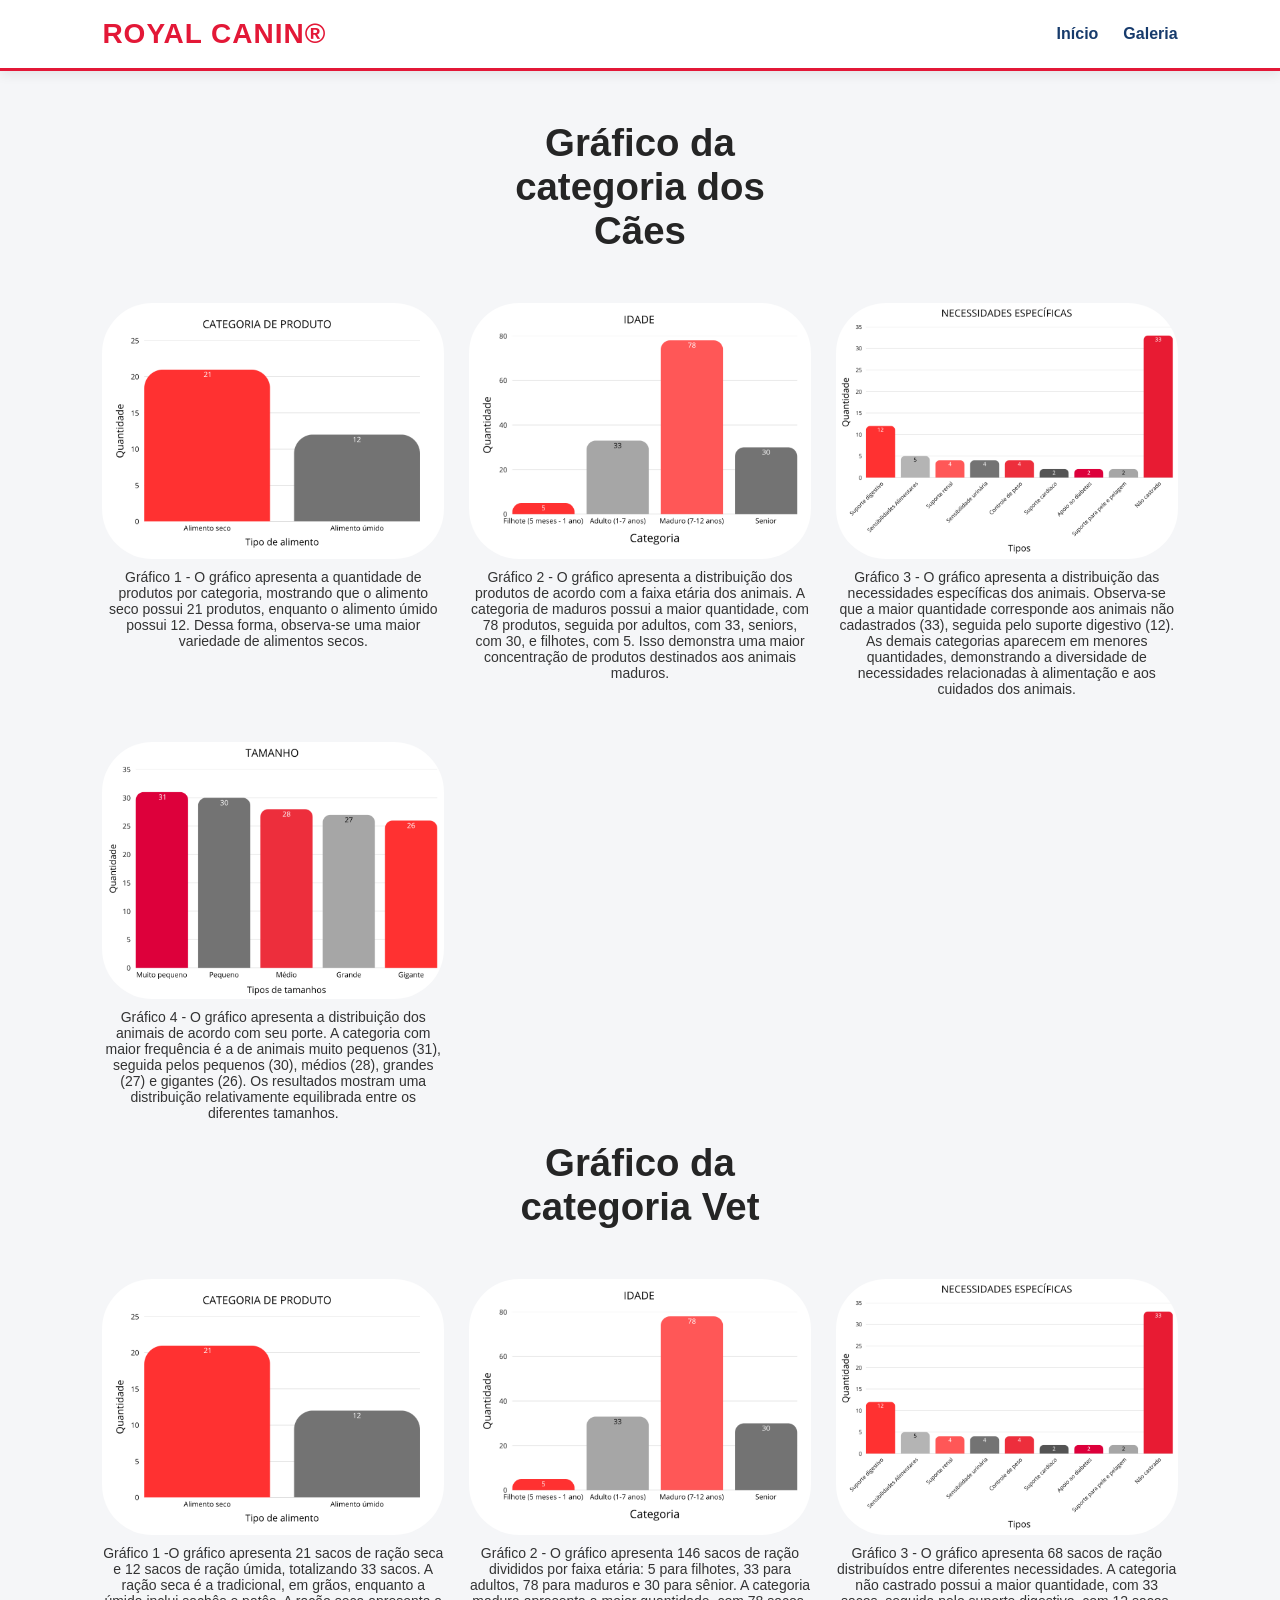
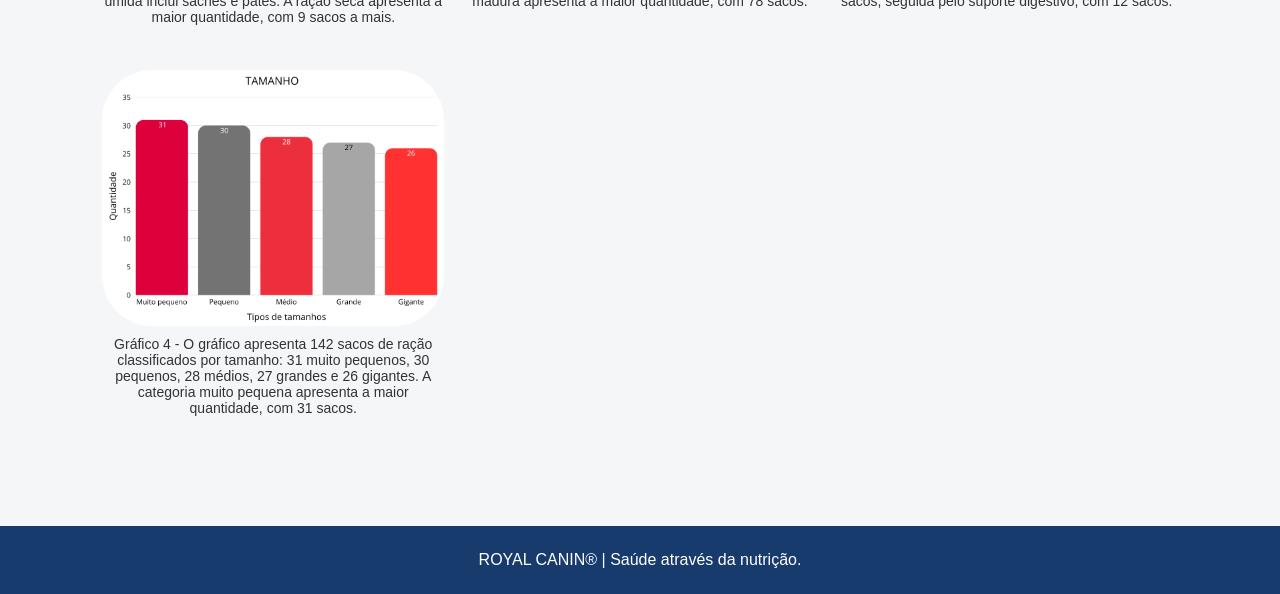
<file: graficocaes.html>
<!doctype html>
<html lang="pt-br">
  <head>
    <meta charset="UTF-8" />
    <meta name="viewport" content="width=device-width, initial-scale=1.0" />
    <title>Royal Canin | Galeria</title>
    <link rel="stylesheet" href="style.css" />
  </head>

  <body>
    <header>
      <h1>ROYAL CANIN®</h1>

      <nav>
        <a href="index.html">Início</a>
        <a href="#galeria">Galeria</a>
      </nav>
    </header>

    <main id="galeria">
      <div class="galeria">
        <div class="titulo_caes"></div>
        <h2>Gráfico da categoria dos Cães</h2>
        <br /><br />

        <div class="imagem caes">
          <img src="Imagens/1.png" alt="cao1" />
          <p>Gráfico 1 - O gráfico apresenta a quantidade de produtos por categoria, mostrando que o alimento seco possui 21 produtos, enquanto o alimento úmido possui 12. Dessa forma, observa-se uma maior variedade de alimentos secos.</p>
        </div>

        <div class="imagem caes">
          <img src="Imagens/2.png" alt="cao2" />
          <p>Gráfico 2 - O gráfico apresenta a distribuição dos produtos de acordo com a faixa etária dos animais. A categoria de maduros possui a maior quantidade, com 78 produtos, seguida por adultos, com 33, seniors, com 30, e filhotes, com 5. Isso demonstra uma maior concentração de produtos destinados aos animais maduros.</p>
        </div>

        <div class="imagem caes">
          <img src="Imagens/3.png" alt="cao3" />
          <p>Gráfico 3 - O gráfico apresenta a distribuição das necessidades específicas dos animais. Observa-se que a maior quantidade corresponde aos animais não cadastrados (33), seguida pelo suporte digestivo (12). As demais categorias aparecem em menores quantidades, demonstrando a diversidade de necessidades relacionadas à alimentação e aos cuidados dos animais.</p>
        </div>

        <div class="imagem caes">
          <img src="Imagens/4.png" alt="cao4" />
          <p>Gráfico 4 - O gráfico apresenta a distribuição dos animais de acordo com seu porte. A categoria com maior frequência é a de animais muito pequenos (31), seguida pelos pequenos (30), médios (28), grandes (27) e gigantes (26). Os resultados mostram uma distribuição relativamente equilibrada entre os diferentes tamanhos.</p>
        </div>
      </div>

      <div class="galeria">
        <div class="titulo_caes"></div>
        <h2>Gráfico da categoria Vet</h2>
        <br /><br />

        <div class="imagem caes">
          <img src="Imagens/grafico1vet.png" alt="Gráfico veterinário 1" />
          <p>Gráfico 1 -O gráfico apresenta 21 sacos de ração seca e 12 sacos de ração úmida, totalizando 33 sacos. A ração seca é a tradicional, em grãos, enquanto a úmida inclui sachês e patês. A ração seca apresenta a maior quantidade, com 9 sacos a mais.</p>
        </div>

        <div class="imagem caes">
          <img src="Imagens/grafico2 vet.png" alt="Gráfico veterinário 2" />
          <p>Gráfico 2 - O gráfico apresenta 146 sacos de ração divididos por faixa etária: 5 para filhotes, 33 para adultos, 78 para maduros e 30 para sênior. A categoria madura apresenta a maior quantidade, com 78 sacos.</p>
        </div>

        <div class="imagem caes">
          <img src="Imagens/grafico3vet.png" alt="Gráfico veterinário 3" />
          <p>Gráfico 3 - O gráfico apresenta 68 sacos de ração distribuídos entre diferentes necessidades. A categoria não castrado possui a maior quantidade, com 33 sacos, seguida pelo suporte digestivo, com 12 sacos.</p>
        </div>

        <div class="imagem caes">
          <img src="Imagens/grafico4vet.png" alt="Gráfico veterinário 4" />
          <p>Gráfico 4 - O gráfico apresenta 142 sacos de ração classificados por tamanho: 31 muito pequenos, 30 pequenos, 28 médios, 27 grandes e 26 gigantes. A categoria muito pequena apresenta a maior quantidade, com 31 sacos.</p>
        </div>
      </div>
    </main>

    <footer>
      <p>ROYAL CANIN® | Saúde através da nutrição.</p>
    </footer>
  </body>
</html>
</file>
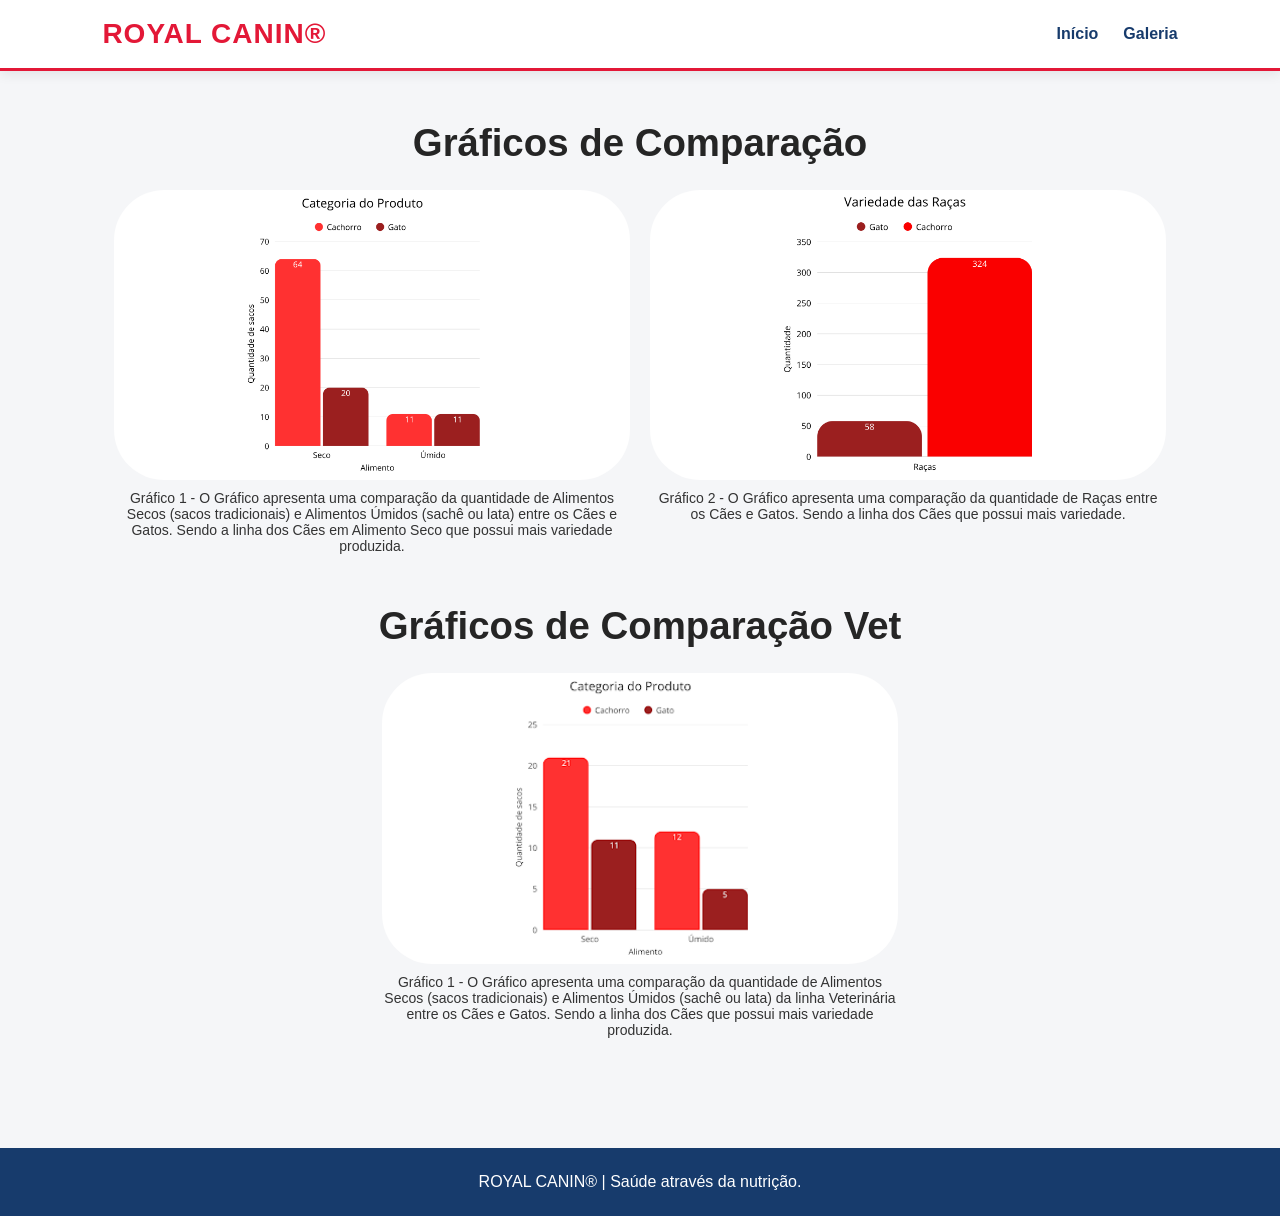
<file: graficocomparacao.html>
<!doctype html>
<html lang="pt-br">

<head>
  <meta charset="UTF-8" />
  <meta name="viewport" content="width=device-width, initial-scale=1.0" />
  <title>Royal Canin | Galeria</title>
  <link rel="stylesheet" href="style.css" />
</head>

<body>
  <header>
    <h1>ROYAL CANIN®</h1>

    <nav>
      <a href="index.html">Início</a>
      <a href="#galeria">Galeria</a>
    </nav>
  </header>

  <main id="galeria" class="comparacao">

    <h2>Gráficos de Comparação</h2>

    <div class="galeria">

      <div class="imagem caes">
        <img src="Imagens/graficocomparacao.png" alt="comparacao1" />
        <p>Gráfico 1 -  O Gráfico apresenta uma comparação da quantidade de Alimentos Secos (sacos tradicionais) e Alimentos Úmidos (sachê ou lata) entre os Cães e Gatos. Sendo a linha dos Cães em Alimento Seco que possui mais variedade produzida.</p>
      </div>

      <div class="imagem caes">
        <img src="Imagens/graficocomparacao2.png" alt="comparacao2" />
        <p>Gráfico 2 -  O Gráfico apresenta uma comparação da quantidade de Raças entre os Cães e Gatos. Sendo a linha dos Cães que possui mais variedade.</p>
      </div>

    </div>

    <h2>Gráficos de Comparação Vet</h2>

    <div class="galeria">

      <div class="imagem caes">
        <img src="Imagens/compacaovet.png" alt="Comparacaovet" />
        <p>Gráfico 1 -  O Gráfico apresenta uma comparação da quantidade de Alimentos Secos (sacos tradicionais) e Alimentos Úmidos (sachê ou lata) da linha Veterinária entre os Cães e Gatos. Sendo a linha dos Cães que possui mais variedade produzida. </p>
      </div>

    </div>

  </main>

  <footer>
    <p>ROYAL CANIN® | Saúde através da nutrição.</p>
  </footer>
</body>

</html>
</file>
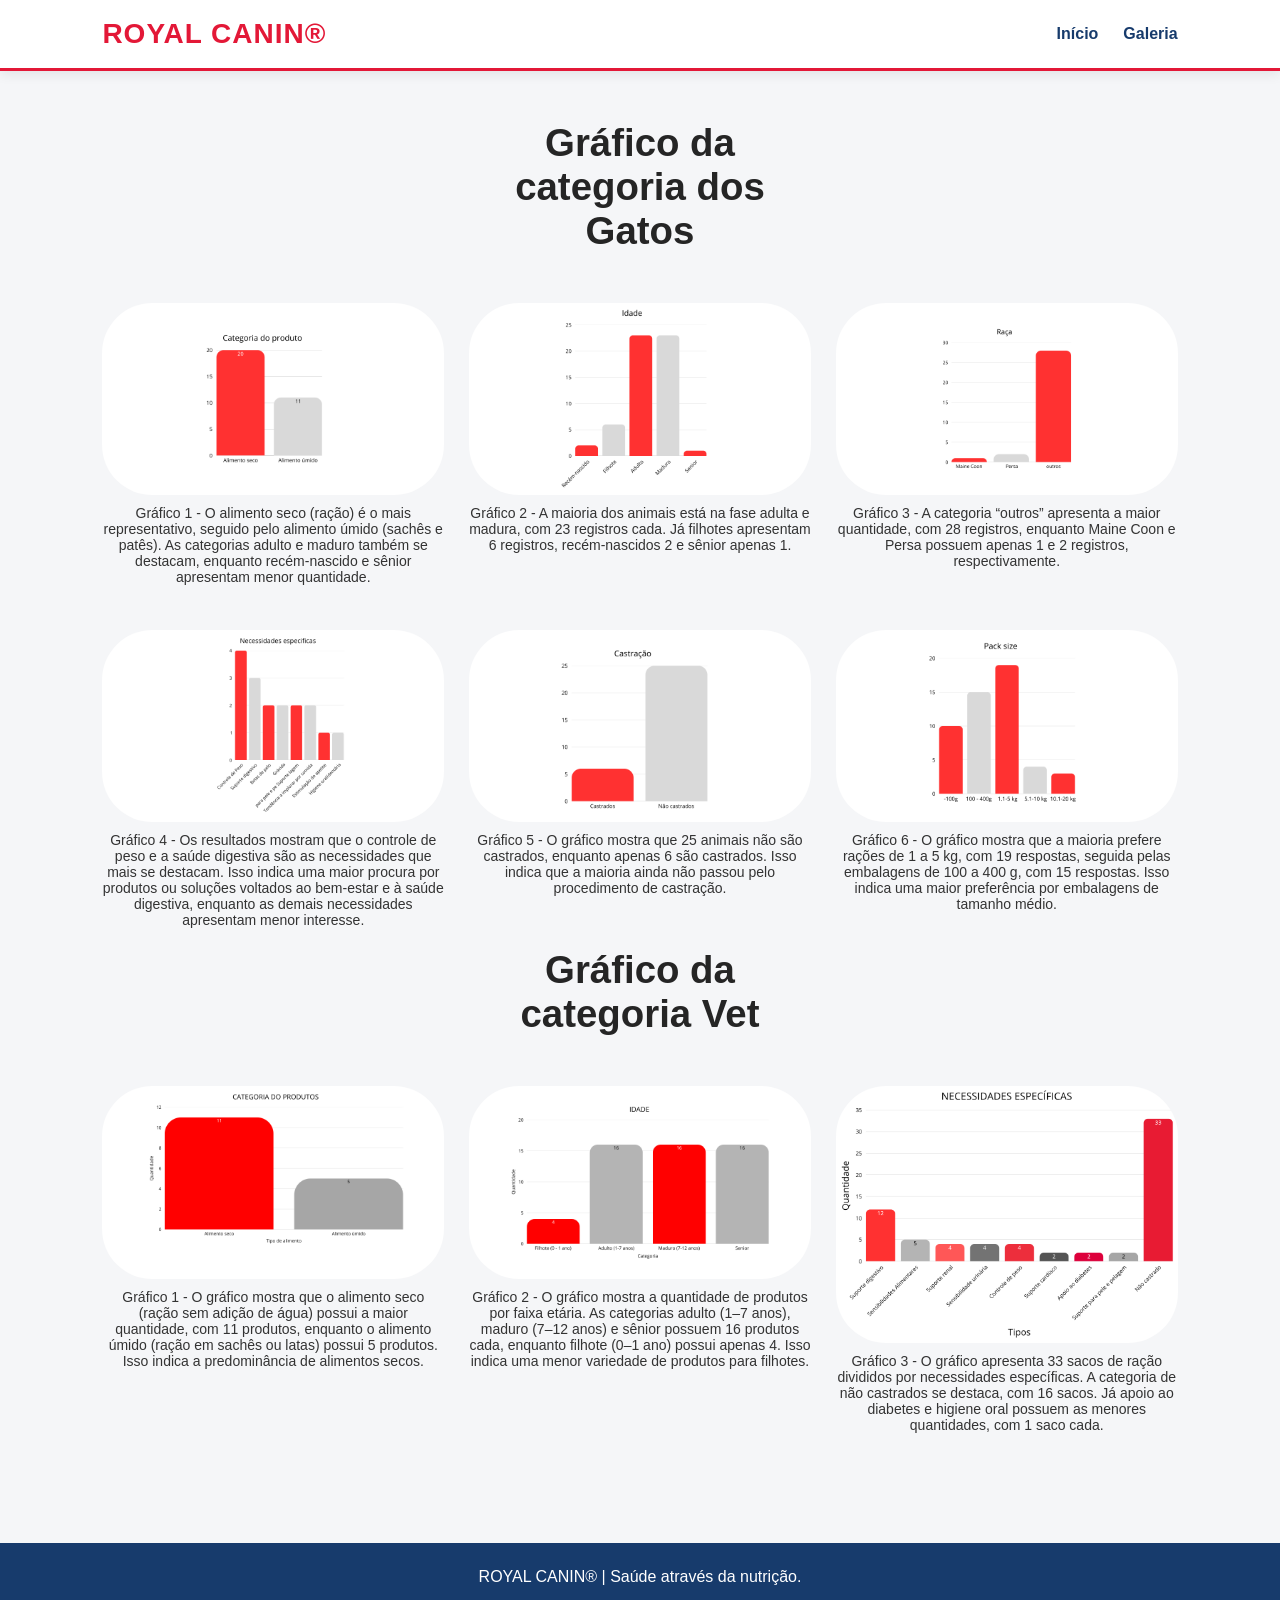
<file: graficogatos.html>
<!doctype html>
<html lang="pt-br">
  <head>
    <meta charset="UTF-8" />
    <meta name="viewport" content="width=device-width, initial-scale=1.0" />
    <title>Royal Canin | Galeria</title>
    <link rel="stylesheet" href="style.css" />
  </head>

  <body>
    <header>
      <h1>ROYAL CANIN®</h1>

      <nav>
        <a href="index.html">Início</a>
        <a href="#galeria">Galeria</a>
      </nav>
    </header>

    <main id="galeria">
      <div class="galeria">
        <div class="titulo_caes"></div>
        <h2>Gráfico da categoria dos Gatos</h2>
        <br /><br />

        <div class="imagem caes">
          <img src="Imagens/gato1.png" alt="gato1" />
          <p>Gráfico 1 -  O alimento seco (ração) é o mais representativo, seguido pelo alimento úmido (sachês e patês). As categorias adulto e maduro também se destacam, enquanto recém-nascido e sênior apresentam menor quantidade.</p>
        </div>

        <div class="imagem caes">
          <img src="Imagens/gato2.png" alt="gato2" />
          <p>Gráfico 2 - A maioria dos animais está na fase adulta e madura, com 23 registros cada. Já filhotes apresentam 6 registros, recém-nascidos 2 e sênior apenas 1.</p>
        </div>

        <div class="imagem caes">
          <img src="Imagens/gato3.png" alt="gato3" />
          <p>Gráfico 3 - A categoria “outros” apresenta a maior quantidade, com 28 registros, enquanto Maine Coon e Persa possuem apenas 1 e 2 registros, respectivamente.</p>
        </div>

        <div class="imagem caes">
          <img src="Imagens/gato4.png" alt="gato4" />
          <p>Gráfico 4 - Os resultados mostram que o controle de peso e a saúde digestiva são as necessidades que mais se destacam. Isso indica uma maior procura por produtos ou soluções voltados ao bem-estar e à saúde digestiva, enquanto as demais necessidades apresentam menor interesse.</p>
        </div>

        <div class="imagem caes">
          <img src="Imagens/gato5.png" alt="gato4" />
          <p>Gráfico 5 - O gráfico mostra que 25 animais não são castrados, enquanto apenas 6 são castrados. Isso indica que a maioria ainda não passou pelo procedimento de castração.</p>
        </div>

        <div class="imagem caes">
          <img src="Imagens/gato6.png" alt="gato4" />
          <p>Gráfico 6 -  O gráfico mostra que a maioria prefere rações de 1 a 5 kg, com 19 respostas, seguida pelas embalagens de 100 a 400 g, com 15 respostas. Isso indica uma maior preferência por embalagens de tamanho médio.</p>
        </div>
      </div>

      <div class="galeria">
        <div class="titulo_caes"></div>
        <h2>Gráfico da categoria Vet</h2>
        <br /><br />

        <div class="imagem caes">
          <img src="Imagens/gatovet1.png" alt="Gráfico veterinário gato 1" />
          <p>Gráfico 1 -  O gráfico mostra que o alimento seco (ração sem adição de água) possui a maior quantidade, com 11 produtos, enquanto o alimento úmido (ração em sachês ou latas) possui 5 produtos. Isso indica a predominância de alimentos secos. </p>
        </div>

        <div class="imagem caes">
          <img src="Imagens/gatovet2.png" alt="Gráfico veterinário gato2" />
          <p>Gráfico 2 - O gráfico mostra a quantidade de produtos por faixa etária. As categorias adulto (1–7 anos), maduro (7–12 anos) e sênior possuem 16 produtos cada, enquanto filhote (0–1 ano) possui apenas 4. Isso indica uma menor variedade de produtos para filhotes. </p>
        </div>

        <div class="imagem caes">
          <img src="Imagens/grafico3vet.png" alt="Gráfico veterinário gato3" />
          <p>Gráfico 3 - O gráfico apresenta 33 sacos de ração divididos por necessidades específicas.
A categoria de não castrados se destaca, com 16 sacos.
Já apoio ao diabetes e higiene oral possuem as menores quantidades, com 1 saco cada. </p>
        </div>
      </div>
    </main>

    <footer>
      <p>ROYAL CANIN® | Saúde através da nutrição.</p>
    </footer>
  </body>
</html>
</file>
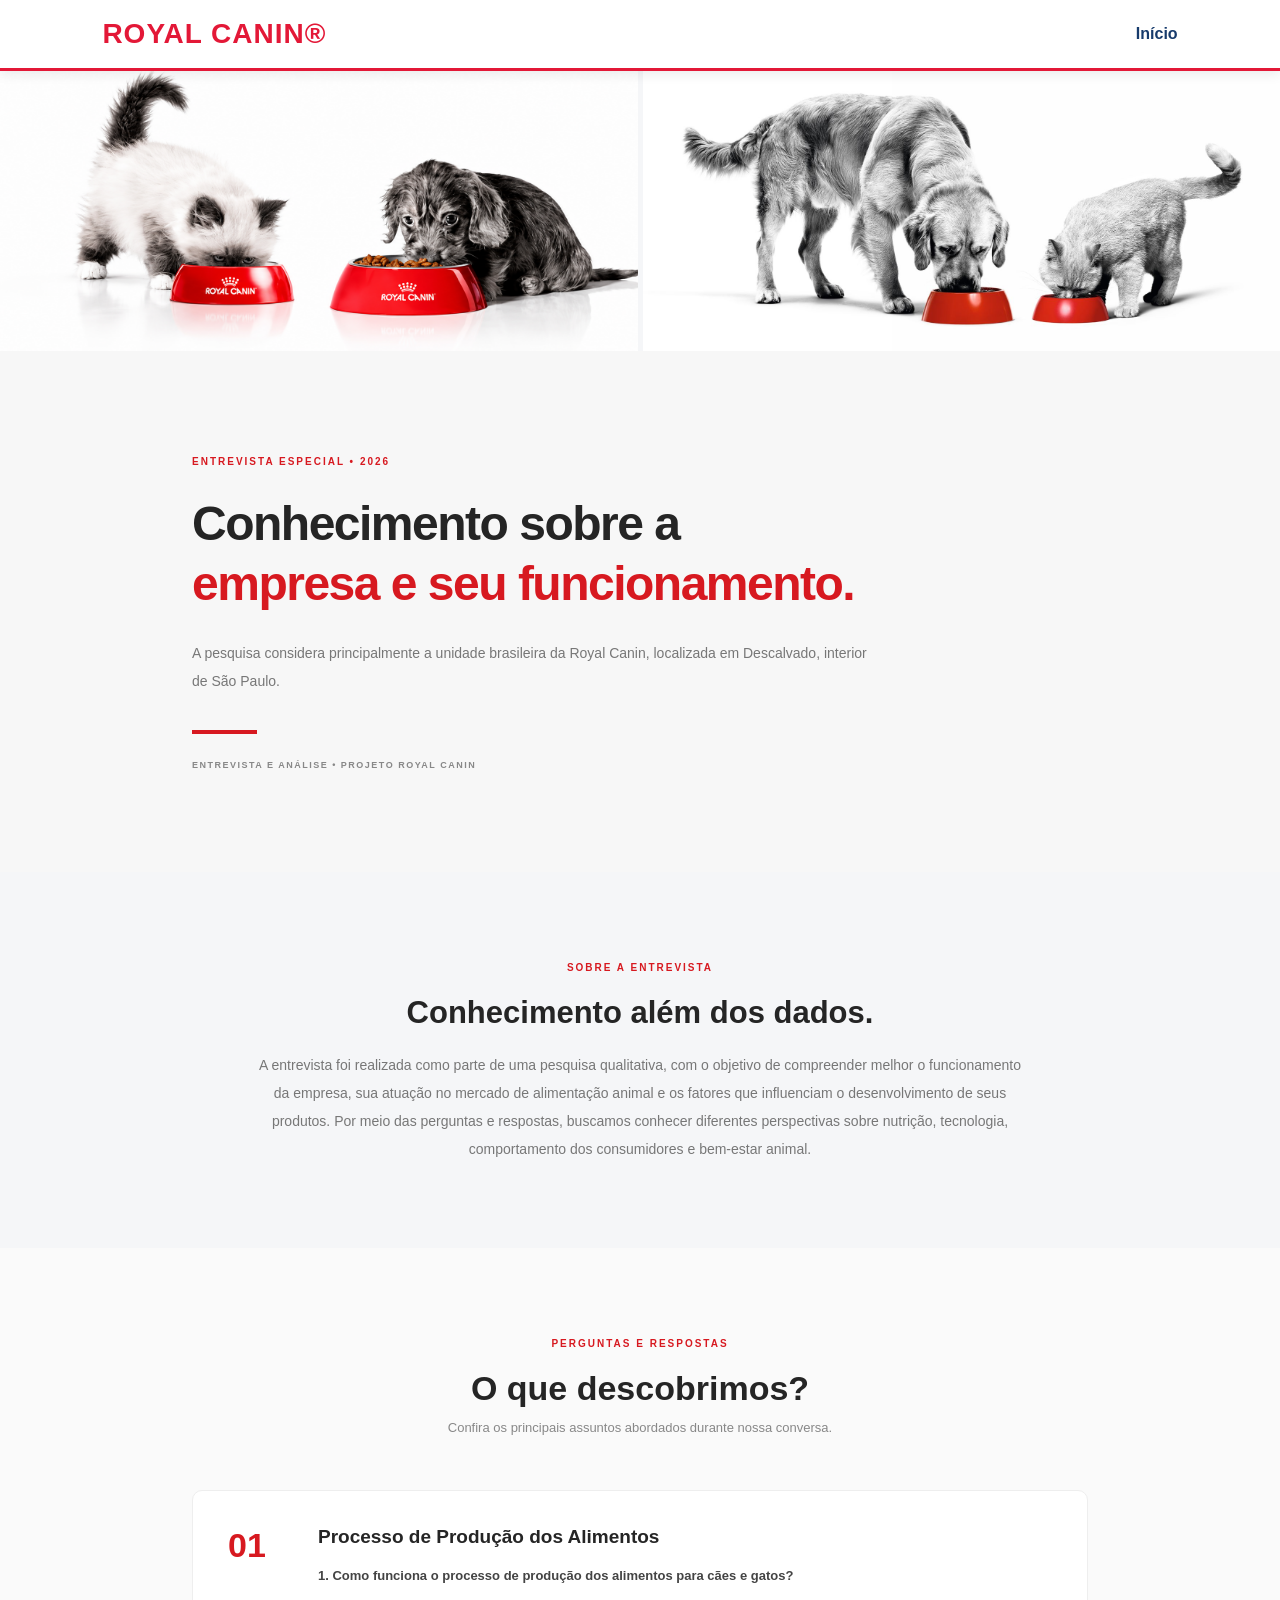
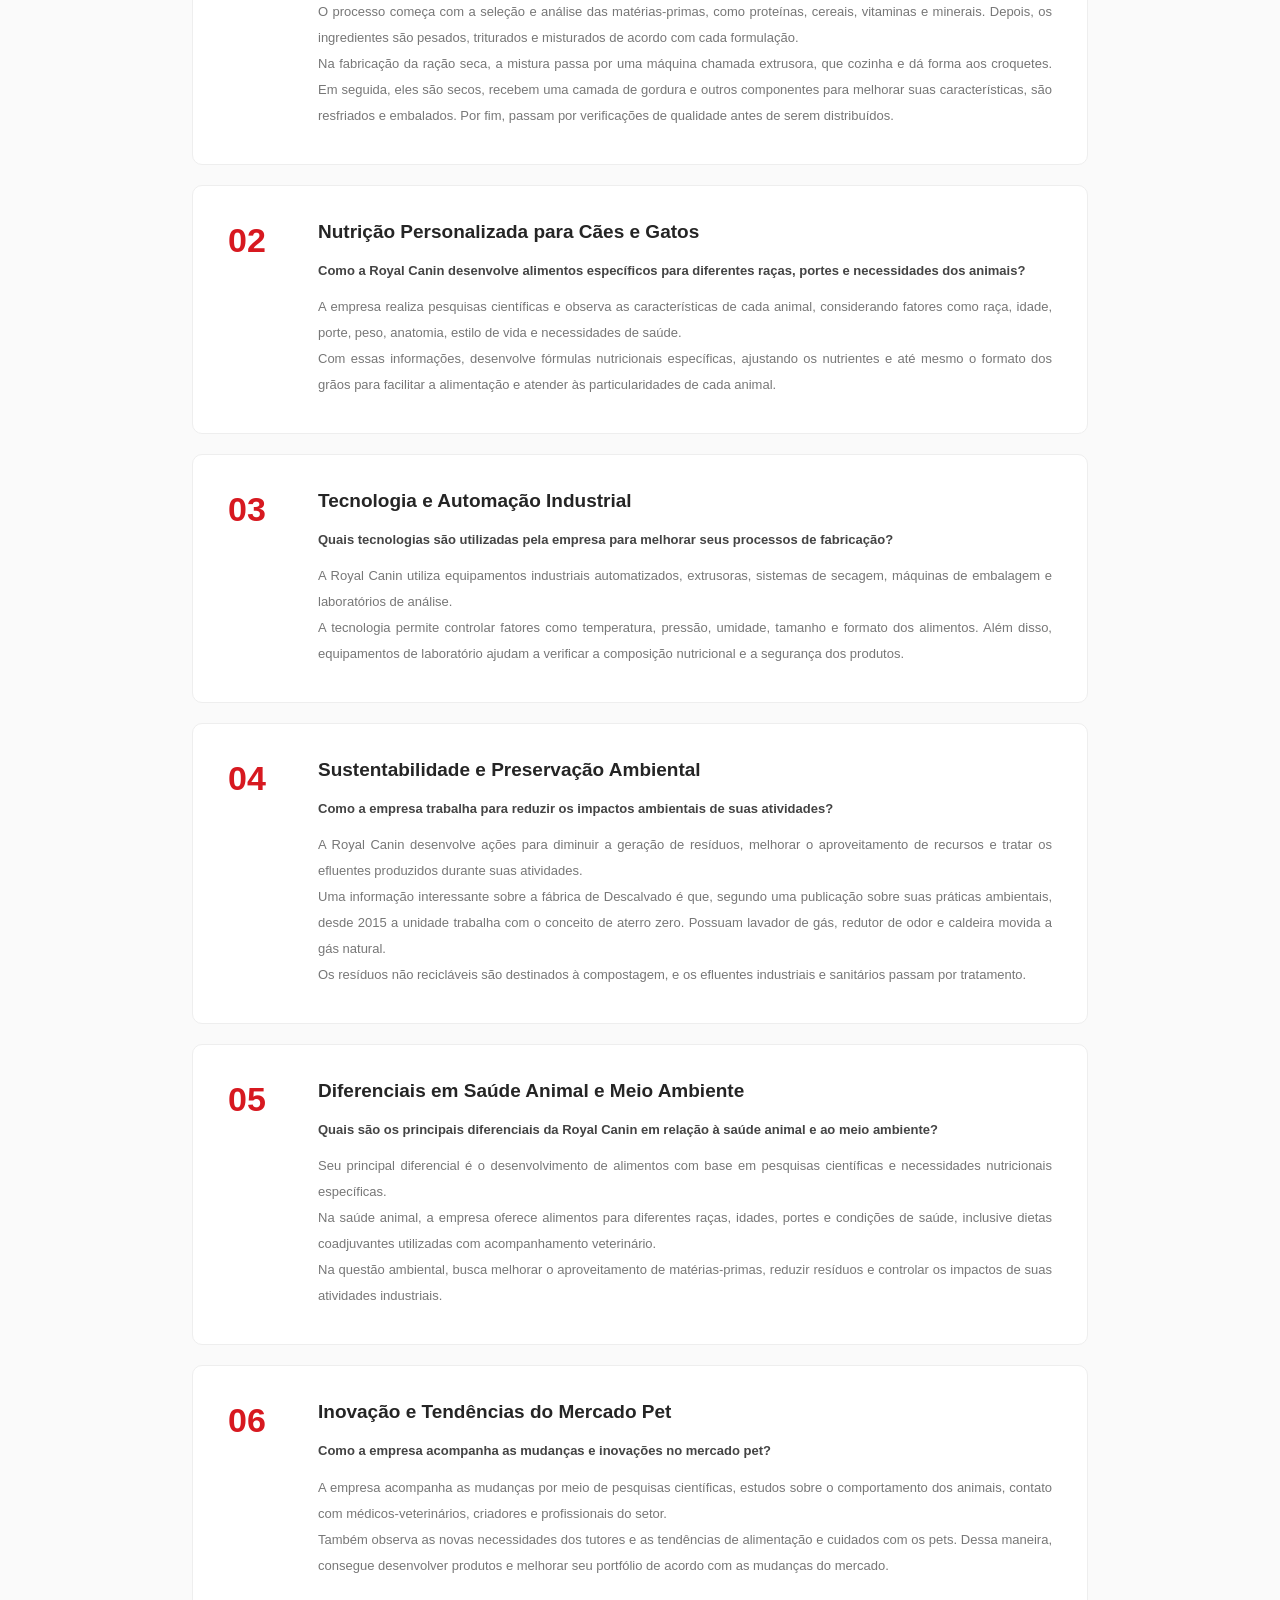
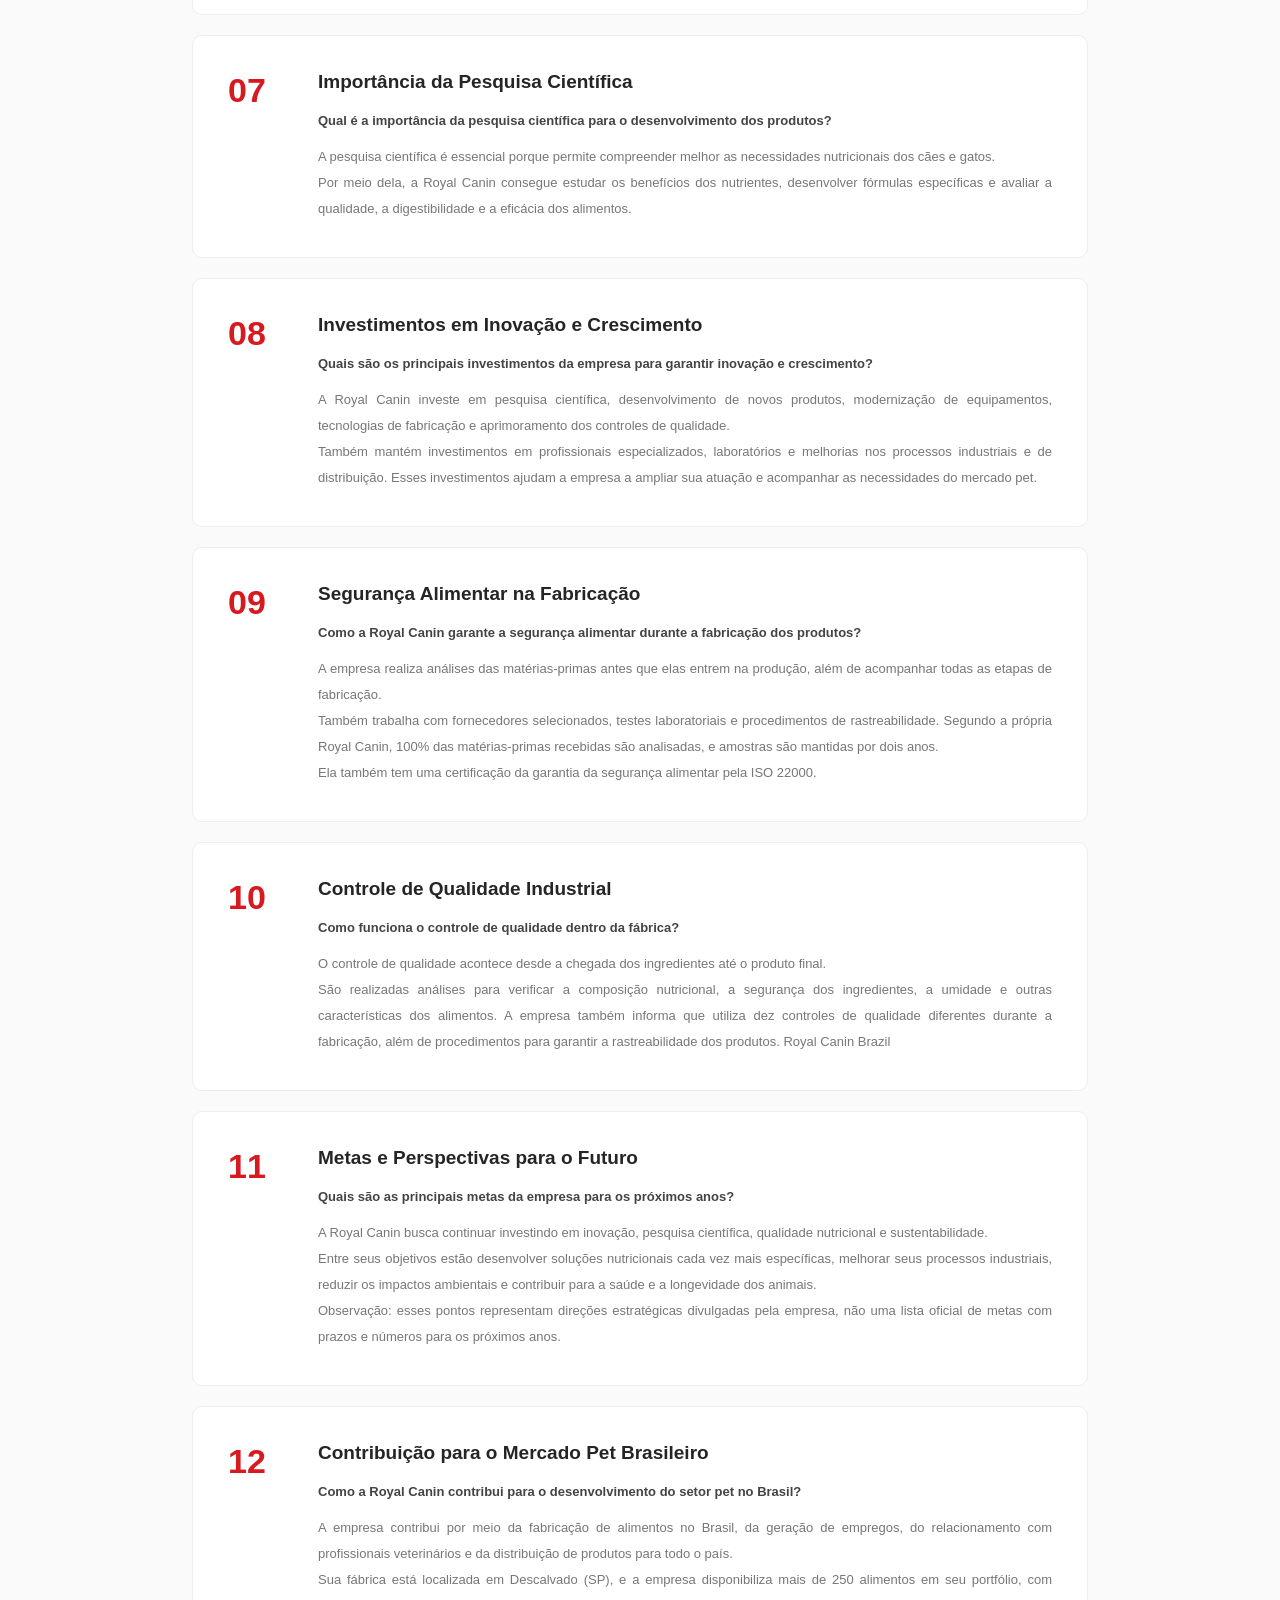
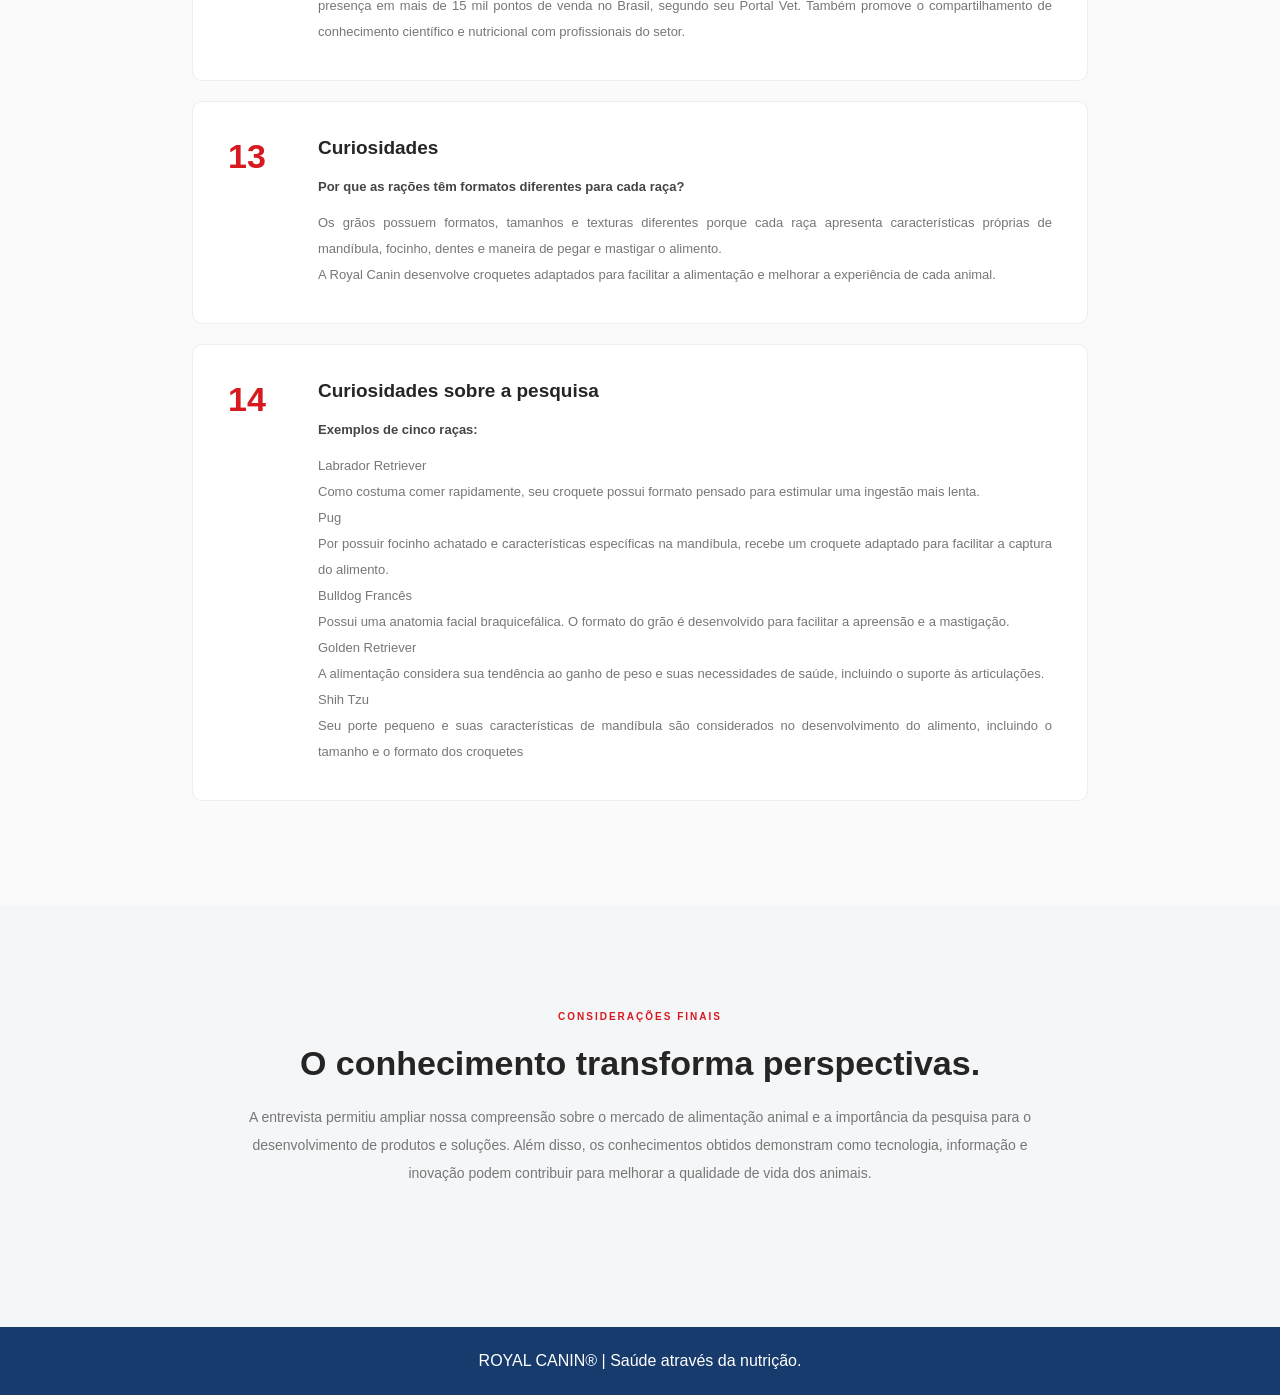
<file: pesquisaqualitativa.html>
<!DOCTYPE html>
<html lang="pt-BR">


<head>
    <meta charset="UTF-8">
    <meta name="viewport" content="width=device-width, initial-scale=1.0">


    <title>Entrevista Especial | Royal Canin</title>


    <link rel="stylesheet" href="style.css">


    <header>
        <div class="logo">ROYAL CANIN®</div>
        <nav>
            <a href="index.html">Início</a>
        </nav>
    </header>
    </header>


</head>


<body>
    <!-- IMAGEM DO TOPO -->
    <div class="banner-topo">
        <img src="Imagens/imagem_filhotes.png" alt="Royal Canin">
        <img src="Imagens/imagem_adultos.png" alt="Cães e gatos">
    </div>

    <main>
        <section class="hero">


            <span class="category">ENTREVISTA ESPECIAL • 2026</span>


            <h1>
                Conhecimento sobre a  
                <span>empresa e seu funcionamento.</span>
            </h1>


            <p>A pesquisa considera principalmente a unidade brasileira da Royal Canin, localizada em Descalvado, interior de São Paulo.</p>


            <div class="hero-line"></div>


            <span class="reading">ENTREVISTA E ANÁLISE • PROJETO ROYAL CANIN</span>


        </section>


        <!-- INTRODUÇÃO -->


        <section class="introduction">


            <span class="section-tag">SOBRE A ENTREVISTA</span>


            <h2>Conhecimento além dos dados.</h2>


            <p>
                A entrevista foi realizada como parte de uma pesquisa
                qualitativa, com o objetivo de compreender melhor
                o funcionamento da empresa, sua atuação no mercado
                de alimentação animal e os fatores que influenciam
                o desenvolvimento de seus produtos.


                Por meio das perguntas e respostas, buscamos conhecer
                diferentes perspectivas sobre nutrição, tecnologia,
                comportamento dos consumidores e bem-estar animal.
            </p>


        </section>


        <!-- CONTEÚDO DA ENTREVISTA -->


        <section class="interview">


            <div class="interview-heading">
                <span class="section-tag">PERGUNTAS E RESPOSTAS</span>


                <h2>O que descobrimos?</h2>


                <p>
                    Confira os principais assuntos abordados
                    durante nossa conversa.
                    
                </p>
            </div>


            <article class="topic">


                <div class="topic-number">01</div>


                <div class="topic-content">


                    <h3>Processo de Produção dos Alimentos</h3>


                    <h4>1. Como funciona o processo de produção dos alimentos para cães e gatos?</h4>


                    <p>O processo começa com a seleção e análise das matérias-primas, como proteínas, cereais, vitaminas e minerais. Depois, os ingredientes são pesados, triturados e misturados de acordo com cada formulação.</p>

                    <p>Na fabricação da ração seca, a mistura passa por uma máquina chamada extrusora, que cozinha e dá forma aos croquetes. Em seguida, eles são secos, recebem uma camada de gordura e outros componentes para melhorar suas características, são resfriados e embalados. Por fim, passam por verificações de qualidade antes de serem distribuídos.</p>


                </div>


            </article>


            <article class="topic">


                <div class="topic-number">02</div>


                <div class="topic-content">


                    <h3>Nutrição Personalizada para Cães e Gatos</h3>


                    <h4>Como a Royal Canin desenvolve alimentos específicos para diferentes raças, portes e necessidades dos animais?</h4>


                    <p>A empresa realiza pesquisas científicas e observa as características de cada animal, considerando fatores como raça, idade, porte, peso, anatomia, estilo de vida e necessidades de saúde.</p>
                    <p>Com essas informações, desenvolve fórmulas nutricionais específicas, ajustando os nutrientes e até mesmo o formato dos grãos para facilitar a alimentação e atender às particularidades de cada animal. </p>

                </div>


            </article>


            <article class="topic">


                <div class="topic-number">03</div>


                <div class="topic-content">


                    <h3>Tecnologia e Automação Industrial</h3>


                    <h4>Quais tecnologias são utilizadas pela empresa para melhorar seus processos de fabricação?</h4>


                    <p>A Royal Canin utiliza equipamentos industriais automatizados, extrusoras, sistemas de secagem, máquinas de embalagem e laboratórios de análise.</p>
                    <p>A tecnologia permite controlar fatores como temperatura, pressão, umidade, tamanho e formato dos alimentos. Além disso, equipamentos de laboratório ajudam a verificar a composição nutricional e a segurança dos produtos. </p>


                </div>


            </article>


            <article class="topic">


                <div class="topic-number">04</div>


                <div class="topic-content">


                    <h3>Sustentabilidade e Preservação Ambiental</h3>


                    <h4>Como a empresa trabalha para reduzir os impactos ambientais de suas atividades?</h4>


                    <p>A Royal Canin desenvolve ações para diminuir a geração de resíduos, melhorar o aproveitamento de recursos e tratar os efluentes produzidos durante suas atividades.</p>
                    <p>Uma informação interessante sobre a fábrica de Descalvado é que, segundo uma publicação sobre suas práticas ambientais, desde 2015 a unidade trabalha com o conceito de aterro zero. Possuam lavador de gás, redutor de odor e caldeira movida a gás natural.</p>
                    <p>Os resíduos não recicláveis são destinados à compostagem, e os efluentes industriais e sanitários passam por tratamento.</p>

                </div>


            </article>


            <article class="topic">


                <div class="topic-number">05</div>


                <div class="topic-content">


                    <h3>Diferenciais em Saúde Animal e Meio Ambiente</h3>


                    <h4>Quais são os principais diferenciais da Royal Canin em relação à saúde animal e ao meio ambiente?</h4>


                    <p>Seu principal diferencial é o desenvolvimento de alimentos com base em pesquisas científicas e necessidades nutricionais específicas.</p>
                    <p>Na saúde animal, a empresa oferece alimentos para diferentes raças, idades, portes e condições de saúde, inclusive dietas coadjuvantes utilizadas com acompanhamento veterinário.</p>
                    <p>Na questão ambiental, busca melhorar o aproveitamento de matérias-primas, reduzir resíduos e controlar os impactos de suas atividades industriais. </p>

                </div>


            </article>


            <article class="topic">


                <div class="topic-number">06</div>


                <div class="topic-content">


                    <h3>Inovação e Tendências do Mercado Pet</h3>


                    <h4>Como a empresa acompanha as mudanças e inovações no mercado pet?</h4>


                    <p>A empresa acompanha as mudanças por meio de pesquisas científicas, estudos sobre o comportamento dos animais, contato com médicos-veterinários, criadores e profissionais do setor.</p>
                    <p>Também observa as novas necessidades dos tutores e as tendências de alimentação e cuidados com os pets. Dessa maneira, consegue desenvolver produtos e melhorar seu portfólio de acordo com as mudanças do mercado. </p>

                </div>


            </article>


             <article class="topic">


                <div class="topic-number">07</div>


                <div class="topic-content">


                    <h3>Importância da Pesquisa Científica</h3>


                    <h4>Qual é a importância da pesquisa científica para o desenvolvimento dos produtos?</h4>


                    <p>A pesquisa científica é essencial porque permite compreender melhor as necessidades nutricionais dos cães e gatos.</p>
                    <p>Por meio dela, a Royal Canin consegue estudar os benefícios dos nutrientes, desenvolver fórmulas específicas e avaliar a qualidade, a digestibilidade e a eficácia dos alimentos. </p>

                </div>


            </article>

         <article class="topic">


                <div class="topic-number">08</div>


                <div class="topic-content">


                    <h3>Investimentos em Inovação e Crescimento</h3>


                    <h4>Quais são os principais investimentos da empresa para garantir inovação e crescimento?</h4>


                    <p>A Royal Canin investe em pesquisa científica, desenvolvimento de novos produtos, modernização de equipamentos, tecnologias de fabricação e aprimoramento dos controles de qualidade.</p>
                    <p>Também mantém investimentos em profissionais especializados, laboratórios e melhorias nos processos industriais e de distribuição. Esses investimentos ajudam a empresa a ampliar sua atuação e acompanhar as necessidades do mercado pet. </p>

                </div>


            </article>

            <article class="topic">


                <div class="topic-number">09</div>


                <div class="topic-content">


                    <h3>Segurança Alimentar na Fabricação</h3>


                    <h4>Como a Royal Canin garante a segurança alimentar durante a fabricação dos produtos?</h4>


                    <p>A empresa realiza análises das matérias-primas antes que elas entrem na produção, além de acompanhar todas as etapas de fabricação.</p>
                    <p>Também trabalha com fornecedores selecionados, testes laboratoriais e procedimentos de rastreabilidade. Segundo a própria Royal Canin, 100% das matérias-primas recebidas são analisadas, e amostras são mantidas por dois anos.</p>
                    <p>Ela também tem uma certificação da garantia da segurança alimentar pela ISO 22000.</p>
                </div>


            </article>

            <article class="topic">


                <div class="topic-number">10</div>


                <div class="topic-content">


                    <h3>Controle de Qualidade Industrial</h3>


                    <h4>Como funciona o controle de qualidade dentro da fábrica?</h4>


                    <p>O controle de qualidade acontece desde a chegada dos ingredientes até o produto final.</p>
                    <p>São realizadas análises para verificar a composição nutricional, a segurança dos ingredientes, a umidade e outras características dos alimentos. A empresa também informa que utiliza dez controles de qualidade diferentes durante a fabricação, além de procedimentos para garantir a rastreabilidade dos produtos. Royal Canin Brazil</p>

                </div>


            </article>

        <article class="topic">


                <div class="topic-number">11</div>


                <div class="topic-content">


                    <h3>Metas e Perspectivas para o Futuro</h3>


                    <h4>Quais são as principais metas da empresa para os próximos anos?</h4>


                    <p>A Royal Canin busca continuar investindo em inovação, pesquisa científica, qualidade nutricional e sustentabilidade.</p>
                    <p>Entre seus objetivos estão desenvolver soluções nutricionais cada vez mais específicas, melhorar seus processos industriais, reduzir os impactos ambientais e contribuir para a saúde e a longevidade dos animais.</p>
                    <p>Observação: esses pontos representam direções estratégicas divulgadas pela empresa, não uma lista oficial de metas com prazos e números para os próximos anos.</p>
                </div>


            </article>

        <article class="topic">


                <div class="topic-number">12</div>


                <div class="topic-content">


                    <h3>Contribuição para o Mercado Pet Brasileiro</h3>


                    <h4>Como a Royal Canin contribui para o desenvolvimento do setor pet no Brasil?</h4>


                    <p>A empresa contribui por meio da fabricação de alimentos no Brasil, da geração de empregos, do relacionamento com profissionais veterinários e da distribuição de produtos para todo o país.</p>
                    <p>Sua fábrica está localizada em Descalvado (SP), e a empresa disponibiliza mais de 250 alimentos em seu portfólio, com presença em mais de 15 mil pontos de venda no Brasil, segundo seu Portal Vet. Também promove o compartilhamento de conhecimento científico e nutricional com profissionais do setor.</p>

                </div>


            </article>

            <article class="topic">


                <div class="topic-number">13</div>


                <div class="topic-content">


                    <h3>Curiosidades</h3>


                    <h4>Por que as rações têm formatos diferentes para cada raça?</h4>


                    <p>Os grãos possuem formatos, tamanhos e texturas diferentes porque cada raça apresenta características próprias de mandíbula, focinho, dentes e maneira de pegar e mastigar o alimento.</p>
                    <p>A Royal Canin desenvolve croquetes adaptados para facilitar a alimentação e melhorar a experiência de cada animal.</p>

                </div>


            </article>

            <article class="topic">


                <div class="topic-number">14</div>


                <div class="topic-content">


                    <h3>Curiosidades sobre a pesquisa</h3>


                    <h4>Exemplos de cinco raças:</h4>


                    <p>Labrador Retriever</p>
                    <p>Como costuma comer rapidamente, seu croquete possui formato pensado para estimular uma ingestão mais lenta.</p>
                    <p>Pug</p>
                    <p>Por possuir focinho achatado e características específicas na mandíbula, recebe um croquete adaptado para facilitar a captura do alimento.</p>
                    <p>Bulldog Francês</p>
                    <p>Possui uma anatomia facial braquicefálica. O formato do grão é desenvolvido para facilitar a apreensão e a mastigação.</p>
                    <p>Golden Retriever</p>
                    <p>A alimentação considera sua tendência ao ganho de peso e suas necessidades de saúde, incluindo o suporte às articulações.</p>
                    <p>Shih Tzu</p>
                    <p>Seu porte pequeno e suas características de mandíbula são considerados no desenvolvimento do alimento, incluindo o tamanho e o formato dos croquetes</p>
                </div>


            </article>



        </section>


        <!-- CONCLUSÃO -->


        <section class="final-section">


            <span class="section-tag">CONSIDERAÇÕES FINAIS</span>


            <h2>O conhecimento transforma perspectivas.</h2>


            <p>
                A entrevista permitiu ampliar nossa compreensão
                sobre o mercado de alimentação animal e a importância
                da pesquisa para o desenvolvimento de produtos
                e soluções. Além disso, os conhecimentos obtidos
                demonstram como tecnologia, informação e inovação
                podem contribuir para melhorar a qualidade de vida
                dos animais.
            </p>


        </section>


    </main>


    <footer>
        <p>ROYAL CANIN® | Saúde através da nutrição.</p>
    </footer>


</body>

</html>
</file>
<file: style.css>
* {
  margin: 0;
  padding: 0;
  box-sizing: border-box;
}
html {
  scroll-behavior: smooth;
}
body {
  font-family: Arial, sans-serif;
  background: #f5f6f8;
  color: #252525;
}

header {
  background: #fff;
  padding: 18px 8%;
  display: flex;
  justify-content: space-between;
  align-items: center;
  box-shadow: 0 3px 12px #00000015;
  border-bottom: 3px solid #e31837;
  position: sticky;
  top: 0;
  z-index: 100;
}
.logo,
header h1 {
  color: #e31837;
  font-size: 28px;
  font-weight: bold;
  letter-spacing: 1px;
}
.logo span {
  display: block;
  font-size: 9px;
  color: #777;
  letter-spacing: 3px;
  margin-top: 4px;
}
.header-label {
  color: #d71920;
  font-size: 10px;
  font-weight: 800;
  letter-spacing: 2px;
}
nav {
  display: flex;
  gap: 25px;
}
nav a {
  text-decoration: none;
  color: #173b6c;
  font-weight: bold;
  transition: 0.3s;
}
nav a:hover {
  color: #e31837;
}

.banner {
  min-height: 540px;
  background:
    linear-gradient(90deg, #102f59e8, #102f5940),
    url("https://images.unsplash.com/photo-1450778869180-41d0601e046e?w=1600")
      center/cover;
  display: flex;
  align-items: center;
  padding: 70px 10%;
  color: white;
}
.banner-conteudo {
  max-width: 600px;
}
.banner h1 {
  font-size: 52px;
  margin-bottom: 20px;
}
.banner p {
  font-size: 19px;
  line-height: 1.7;
  margin-bottom: 30px;
}
.botao {
  display: inline-block;
  background: #d51d35;
  color: white;
  padding: 15px 28px;
  border-radius: 30px;
  text-decoration: none;
  font-weight: bold;
  transition: 0.3s;
  border: none;
  cursor: pointer;
}
.botao:hover {
  background: #a90f25;
  transform: translateY(-3px);
}
section {
  padding: 75px 9%;
}
.titulo {
  text-align: center;
  color: #173b6c;
  font-size: 34px;
  margin-bottom: 18px;
}
.subtitulo {
  text-align: center;
  color: #666;
  margin-bottom: 45px;
  line-height: 1.6;
}
.sobre {
  display: flex;
  align-items: center;
  gap: 45px;
  flex-wrap: wrap;
  background: white;
}
.sobre img {
  width: 45%;
  min-width: 280px;
  height: 350px;
  object-fit: cover;
  border-radius: 15px;
  flex: 1;
}
.sobre-texto {
  flex: 1;
  min-width: 280px;
}
.sobre-texto h2 {
  color: #291d6c;
  font-size: 32px;
  margin-bottom: 20px;
}
.sobre-texto p {
  line-height: 1.8;
  color: #555;
  margin-bottom: 15px;
}
.graficos {
  background: #eef2f7;
}
.cards {
  display: grid;
  grid-template-columns: repeat(auto-fit, minmax(240px, 1fr));
  gap: 28px;
}
.card {
  background: white;
  border-radius: 15px;
  overflow: hidden;
  text-align: center;
  box-shadow: 0 5px 20px #00000010;
  transition: 0.3s;
  padding-bottom: 20px;
}
.card:hover {
  transform: translateY(-8px);
}
.card img {
  display: block;
  width: 100%;
  height: 220px;
  object-fit: cover;
}
.card h3 {
  color: #173b6c;
  margin: 20px 10px 10px;
}
.card p {
  color: #666;
  padding: 0 20px 25px;
  line-height: 1.6;
}
.reconhecimentos {
  background: #173b6c;
  color: white;
  text-align: center;
}
.reconhecimentos .titulo {
  color: white;
}
.reconhecimentos .subtitulo {
  color: #dce7f4;
}
.beneficios {
  display: grid;
  grid-template-columns: repeat(auto-fit, minmax(200px, 1fr));
  gap: 25px;
}
.beneficio img {
  display: block;
  width: 100%;
  max-width: 1000px;
  height: auto;
  border-radius: 10px;
  margin: 0 auto;
}

.beneficio span {
  font-size: 40px;
}
.beneficio h3 {
  margin: 15px 0;
}
.beneficio p {
  line-height: 1.6;
  color: #e2eaf5;
}
.qualitativa {
  text-align: center;
  background: white;
}
.qualitativa p {
  margin: 15px 0 25px;
  color: #555;
}

/* GALERIAS DE CÃES E GATOS */
#galeria {
  padding: 50px 8%;
  width: 100%;
}
#galeria h2 {
  font-size: clamp(20px, 3vw, 50px);
  text-align: center;
  margin-bottom: 25px;
}
#galeria .galeria + h2 {
  margin-top: 30px;
}
.galeria {
  display: grid;
  grid-template-columns: repeat(3, minmax(0, 1fr));
  gap: 25px;
  width: 100%;
}
.imagem {
  width: 100%;
  min-width: 0;
  text-align: center;
}
.imagem img {
  display: block;
  width: 100%;
  height: auto;
  border-radius: 50px;
}
.imagem p {
  font-size: 14px;
  color: #333;
  margin-top: 10px;
  margin-bottom: 20px;
  text-align: center;
}
.titulo_caes,
.titulo_caes2 {
  text-align: center;
}

#galeria.comparacao > .galeria {
  display: flex;
  justify-content: center;
  flex-wrap: wrap;
  gap: 20px;
}
#galeria.comparacao > .galeria .imagem {
    width: 48%;
    flex-shrink: 0;
}

.hero,
.introduction,
.interview,
.final-section {
  font-family: "Montserrat", Arial, sans-serif;
}
.hero {
  padding: 100px 15%;
  background: #f7f7f7;
}
.category,
.section-tag {
  color: #d71920;
  font-size: 10px;
  font-weight: 800;
  letter-spacing: 2px;
}
.hero h1 {
  font-size: 48px;
  line-height: 1.25;
  max-width: 800px;
  margin: 25px 0;
  letter-spacing: -1.5px;
}
.hero h1 span {
  color: #d71920;
  display: block;
}
.hero p {
  max-width: 680px;
  color: #777;
  font-size: 14px;
  line-height: 2;
}
.hero-line {
  width: 65px;
  height: 4px;
  background: #d71920;
  margin: 35px 0 20px;
}
.reading {
  font-size: 9px;
  font-weight: 700;
  color: #888;
  letter-spacing: 1.5px;
}
.introduction {
  padding: 85px 20%;
  text-align: center;
}
.introduction h2 {
  font-size: 31px;
  margin: 20px 0;
}
.introduction p {
  font-size: 14px;
  color: #777;
  line-height: 2;
}
.interview {
  background: #fafafa;
  padding: 85px 15%;
}
.interview-heading {
  text-align: center;
  margin-bottom: 55px;
}
.interview-heading h2 {
  font-size: 34px;
  margin: 18px 0 12px;
}
.interview-heading p {
  font-size: 13px;
  color: #888;
}
.topic {
  display: grid;
  grid-template-columns: 65px minmax(0, 1fr);
  gap: 25px;
  padding: 35px;
  background: #fff;
  margin-bottom: 20px;
  border: 1px solid #eee;
  border-radius: 10px;
  transition: 0.3s;
}
.topic:hover {
  border-color: #d71920;
  transform: translateY(-3px);
  box-shadow: 0 10px 25px #00000008;
}
.topic-number {
  font-size: 34px;
  font-weight: 800;
  color: #d71920;
}
.topic-content h3 {
  font-size: 19px;
  margin-bottom: 17px;
}
.topic-content h4 {
  font-size: 13px;
  line-height: 1.7;
  margin-bottom: 12px;
  color: #444;
}
.topic-content p {
  font-size: 13px;
  color: #777;
  line-height: 2;
  text-align: justify;
}
.final-section {
  padding: 100px 15%;
  text-align: center;
}
.final-section h2 {
  font-size: 34px;
  margin: 20px 0;
}
.final-section > p {
  max-width: 800px;
  margin: auto;
  color: #777;
  font-size: 14px;
  line-height: 2;
  text-align: center;
}
.final-highlight {
  margin-top: 45px;
  background: #292929;
  padding: 40px;
  border-radius: 10px;
}
.final-highlight span {
  color: #f05a60;
  font-size: 10px;
  font-weight: 800;
  letter-spacing: 2px;
}
.final-highlight h3 {
  color: white;
  font-size: 21px;
  line-height: 1.6;
  margin-top: 15px;
}
.banner-topo {
  display: flex;
  width: 100%;
  height: 280px;
  gap: 5px;
  overflow: hidden;
}
.banner-topo img {
  width: calc((100% - 5px) / 2);
  height: 100%;
  object-fit: cover;
  display: block;
}

footer {
  background: #173b6c;
  color: white;
  text-align: center;
  padding: 25px;
  margin-top: 40px;
}
footer h2 {
  color: #e31b23;
  font-size: 24px;
  letter-spacing: 3px;
  margin-bottom: 15px;
}
footer p {
  font-size: inherit;
  letter-spacing: normal;
  margin-bottom: 0;
}
footer span {
  color: #aaa;
  font-size: 11px;
}

/* RESPONSIVIDADE */
@media (max-width: 800px) {
  .galeria {
    grid-template-columns: repeat(2, minmax(0, 1fr));
  }
  #galeria.comparacao > .galeria {
    gap: 25px;
  }
  #galeria.comparacao > .galeria .imagem {
    width: calc((100% - 25px) / 2);
  }
}
@media (max-width: 768px) {
  .hero {
    padding: 70px 8%;
  }
  .hero h1 {
    font-size: 36px;
  }
  .introduction {
    padding: 65px 8%;
  }
  .interview {
    padding: 65px 7%;
  }
  .topic {
    grid-template-columns: 45px minmax(0, 1fr);
    gap: 12px;
    padding: 23px 17px;
  }
  .topic-number {
    font-size: 25px;
  }
  .topic-content h3 {
    font-size: 16px;
  }
  .final-section {
    padding: 70px 8%;
  }
  .final-highlight {
    padding: 28px 20px;
  }
  .header-label {
    font-size: 8px;
  }
}
@media (max-width: 700px) {
  header {
    flex-direction: column;
    gap: 18px;
  }
  nav {
    flex-wrap: wrap;
    justify-content: center;
    gap: 15px;
  }
  .banner h1 {
    font-size: 36px;
  }
  .sobre img {
    width: 100%;
  }
}
@media (max-width: 500px) {
  .galeria {
    grid-template-columns: 1fr;
  }
  #galeria.comparacao > .galeria {
    flex-direction: column;
    align-items: center;
  }
  #galeria.comparacao > .galeria .imagem {
    width: 100%;
  }
  #galeria h2 {
    font-size: 20px;
    white-space: normal;
  }
  .hero h1 {
    font-size: 30px;
  }
}

/* AJUSTES GERAIS DE RESPONSIVIDADE */

body {
  min-width: 0;
}

img {
  max-width: 100%;
}

/* Evita que conteúdos flex e grid ultrapassem a tela */
.cards,
.beneficios,
.galeria {
  min-width: 0;
}

.card,
.beneficio,
.imagem,
.sobre-texto {
  min-width: 0;
}

/* TABLETS E CELULARES */
@media (max-width: 768px) {
  header {
    padding: 15px 5%;
    flex-direction: column;
    gap: 15px;
  }

  .logo,
  header h1 {
    font-size: 23px;
    text-align: center;
  }

  nav {
    justify-content: center;
    flex-wrap: wrap;
    gap: 15px;
  }

  nav a {
    font-size: 14px;
  }

  section {
    padding: 50px 6%;
  }

  .banner {
    min-height: 400px;
    padding: 60px 7%;
  }

  .banner h1 {
    font-size: clamp(28px, 6vw, 38px);
  }

  .banner p {
    font-size: 16px;
  }

  .titulo {
    font-size: 28px;
  }

  /* SOBRE */
  .sobre {
    flex-direction: column;
    gap: 25px;
  }

  .sobre img {
    width: 100%;
    min-width: 0;
    height: auto;
    max-height: 350px;
    object-fit: cover;
  }

  .sobre-texto {
    width: 100%;
    min-width: 0;
  }

  .sobre-texto h2 {
    font-size: 26px;
  }

  /* CARDS */
  .cards {
    grid-template-columns: repeat(2, minmax(0, 1fr));
    gap: 20px;
  }

  .card img {
    height: 190px;
  }

  /* BENEFÍCIOS */
  .beneficios {
    grid-template-columns: 1fr;
  }

  .beneficio img {
    width: 100%;
    height: auto;
  }

  /* GALERIAS */
  #galeria {
    padding: 35px 5%;
  }

  .galeria {
    grid-template-columns: repeat(2, minmax(0, 1fr));
    gap: 20px;
  }

  .imagem img {
    width: 100%;
    height: auto;
    border-radius: 25px;
  }

  #galeria.comparacao > .galeria {
    gap: 20px;
  }

  #galeria.comparacao > .galeria .imagem {
    width: calc((100% - 20px) / 2);
  }

  /* ENTREVISTA */
  .hero,
  .introduction,
  .interview,
  .final-section {
    padding: 50px 6%;
  }

  .hero h1 {
    font-size: 32px;
    letter-spacing: -0.5px;
  }

  .topic {
    grid-template-columns: 40px minmax(0, 1fr);
    gap: 12px;
    padding: 20px 15px;
  }

  .topic-content p {
    overflow-wrap: anywhere;
  }

  .final-highlight {
    padding: 25px 18px;
  }

  .banner-topo {
    height: 200px;
  }

  footer {
    padding: 25px 5%;
  }
}

/* CELULARES */
@media (max-width: 600px) {
  .cards {
    grid-template-columns: 1fr;
  }

  .card {
    width: 100%;
    max-width: 450px;
    margin: 0 auto;
  }

  .card img {
    height: 200px;
  }

  .galeria {
    grid-template-columns: 1fr;
  }

  #galeria.comparacao > .galeria {
    flex-direction: column;
    align-items: center;
  }

  #galeria.comparacao > .galeria .imagem {
    width: 100%;
  }

  #galeria h2 {
    font-size: 24px;
    white-space: normal;
  }

  .imagem img {
    border-radius: 20px;
  }

  .imagem p {
    font-size: 13px;
  }

  .banner-topo {
    height: 160px;
  }

  .final-section h2,
  .interview-heading h2,
  .introduction h2 {
    font-size: 26px;
  }
}

/* CELULARES PEQUENOS */
@media (max-width: 380px) {
  header {
    padding: 12px 4%;
  }

  .logo,
  header h1 {
    font-size: 20px;
  }

  nav {
    gap: 10px;
  }

  nav a {
    font-size: 12px;
  }

  .banner {
    padding: 45px 5%;
  }

  .banner h1 {
    font-size: 27px;
  }

  .banner p {
    font-size: 14px;
  }

  .titulo {
    font-size: 24px;
  }

  .botao {
    padding: 12px 20px;
    font-size: 14px;
  }

  .hero h1 {
    font-size: 27px;
  }

  .topic {
    grid-template-columns: 1fr;
  }

  .topic-number {
    font-size: 24px;
  }

  .final-highlight h3 {
    font-size: 18px;
  }
}

@media (max-width: 800px) {
    #galeria.comparacao > .galeria .imagem {
        width: calc((100% - 20px) / 2);
    }
}

@media (max-width: 600px) {
    #galeria.comparacao > .galeria .imagem {
        width: 100%;
    }
}
</file>
